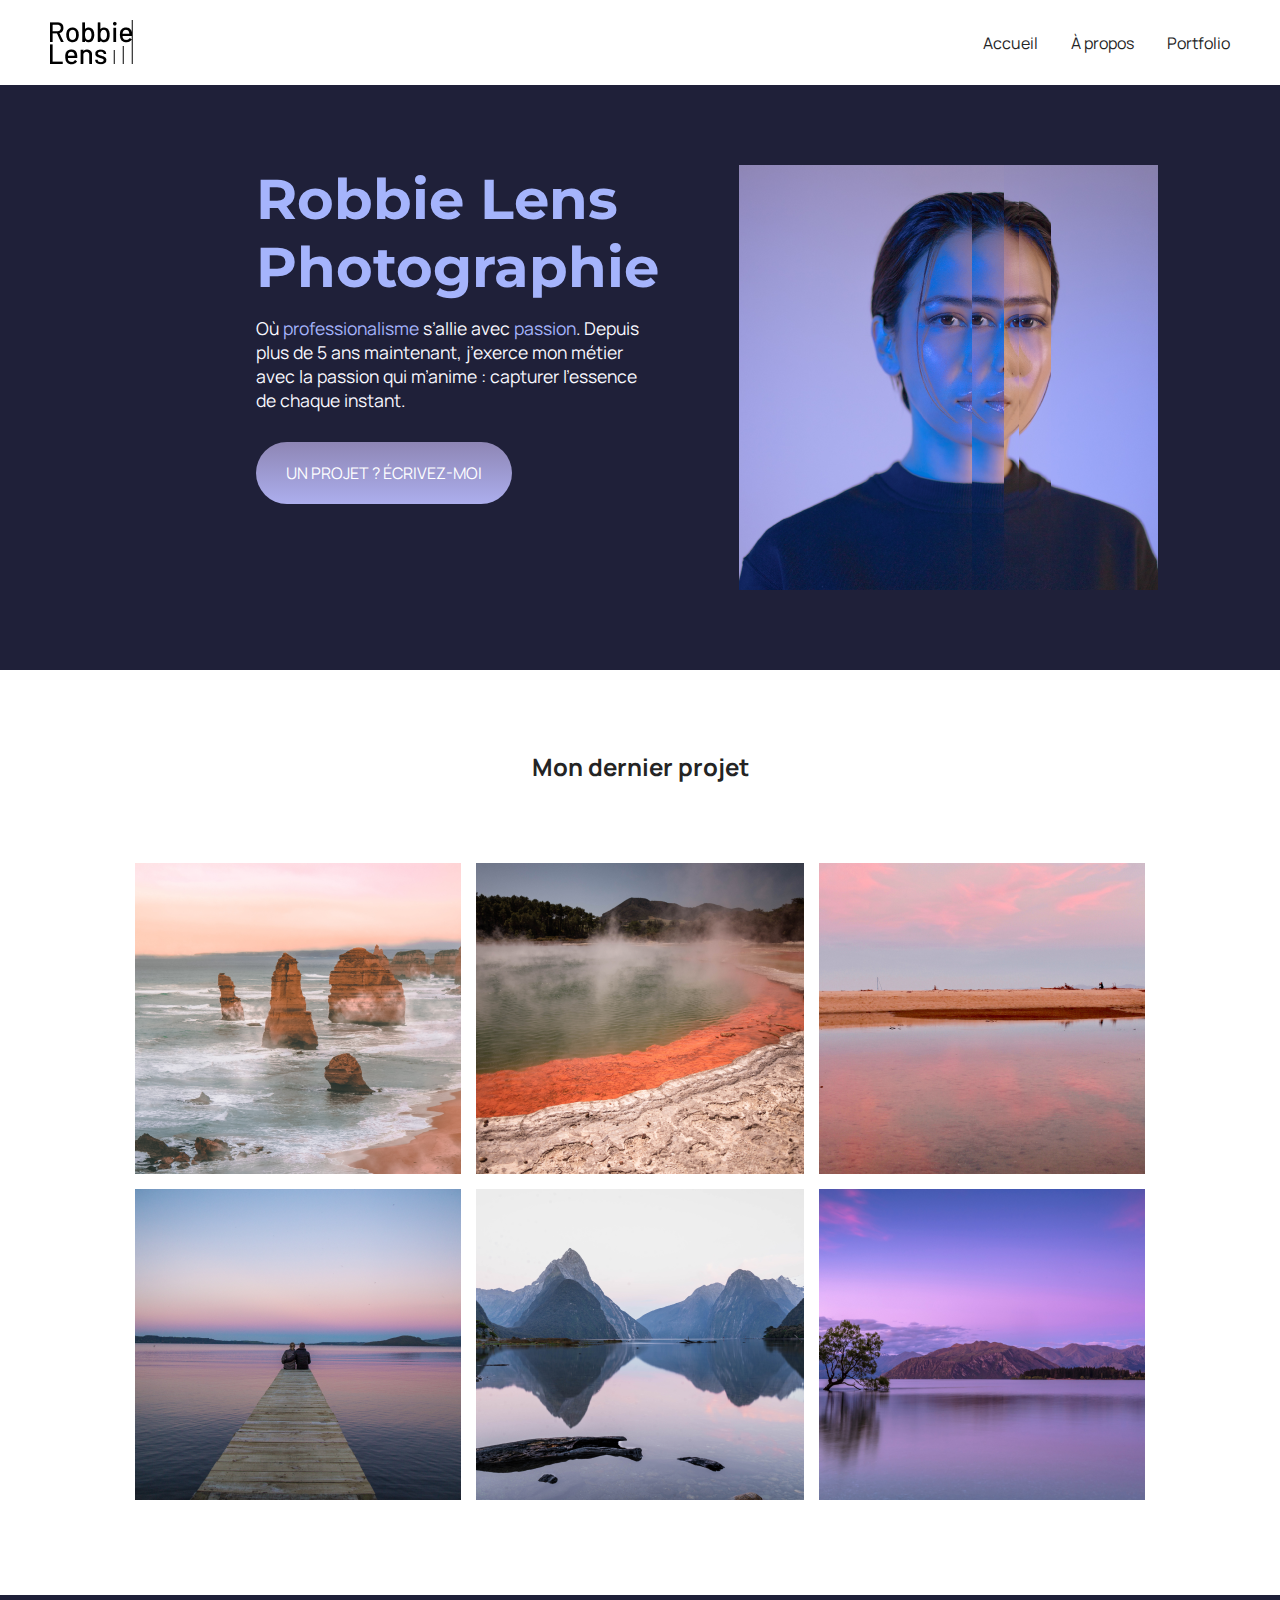
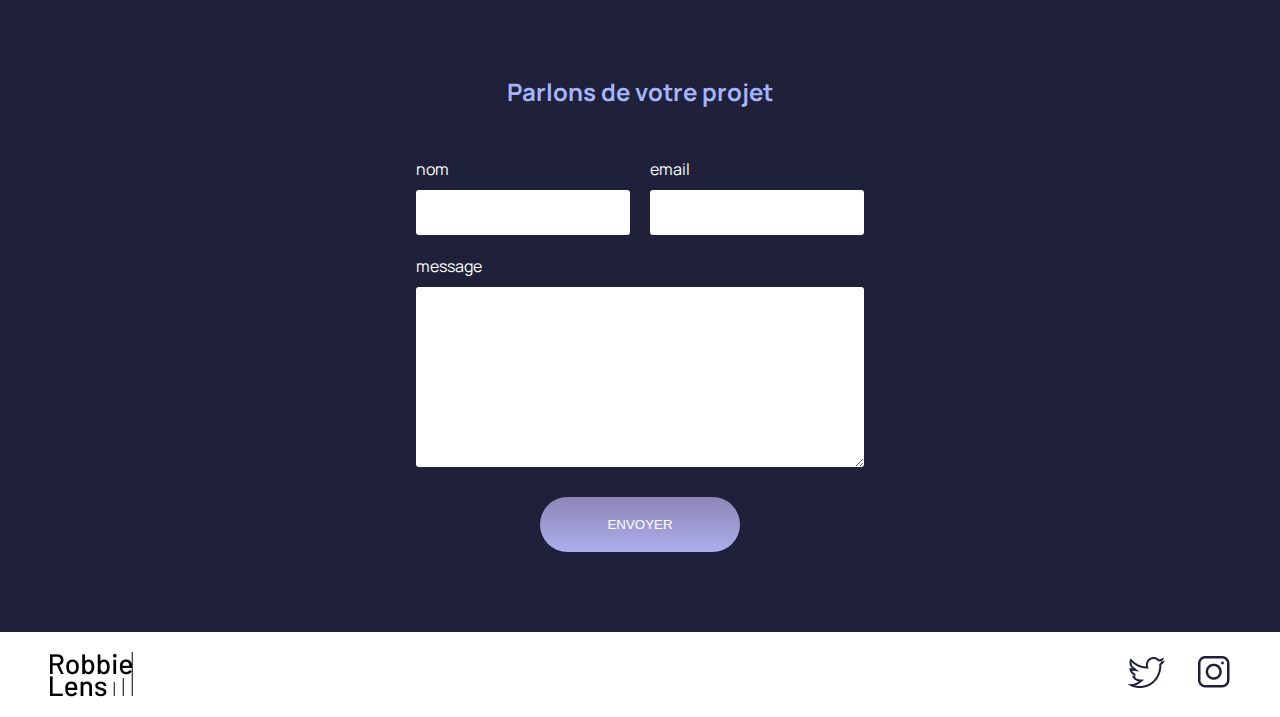
<file: index.html>
<!DOCTYPE html>
<html lang="fr">
  <head>
    <meta charset="utf-8" />
    <title>Accueil - Robbie Lens Photographie</title>
    <link href="style/style.css" rel="stylesheet" />
    <link href="style/index.css" rel="stylesheet" />
    <link rel="preconnect" href="https://fonts.googleapis.com" />
    <link rel="preconnect" href="https://fonts.gstatic.com" crossorigin />
    <link
      href="https://fonts.googleapis.com/css2?family=Manrope&family=Montserrat&display=swap"
      rel="stylesheet"
    />
  </head>

  <body>
    <header>
      <nav>
        <img src="images/logo.png" alt="Logo Robbie Lens" />
        <div>
          <a href="index.html">Accueil</a>
          <a href="a-propos.html">À propos</a>
          <a href="portfolio.html">Portfolio</a>
        </div>
      </nav>
    </header>
    <main>
      <section class="accueil-introduction">
        <div>
          <h1>Robbie Lens Photographie</h1>
          <p>
            Où <em>professionalisme</em> s’allie avec <em>passion</em>. Depuis
            plus de 5 ans maintenant, j’exerce mon métier avec la passion qui
            m’anime : capturer l’essence de chaque instant.
          </p>
          <a href="portfolio.html" class="cta">UN PROJET ? ÉCRIVEZ-MOI</a>
        </div>
        <img
          src="images/robbie-lens.png"
          alt="Portrait avec effet de la photographe Robbie Lens"
        />
      </section>
      <section class="accueil-photos">
        <h2>Mon dernier projet</h2>
        <div>
          <img
            src="images/accueil/element-1.png"
            alt="Twelve apostles - Australie"
          />
          <img
            src="images/accueil/element-2.png"
            alt="Wai-O-Tapu - Nouvelle-Zélande"
          />
          <img
            src="images/accueil/element-3.png"
            alt="Parc National d’Abel Tasman - Nouvelle-Zélande"
          />
        </div>
        <div>
          <img
            src="images/accueil/element-4.png"
            alt="Lac Rotorua - Nouvelle-Zélande"
          />
          <img
            src="images/accueil/element-5.png"
            alt="Milford Sound - Nouvelle-Zélande"
          />
          <img
            src="images/accueil/element-6.png"
            alt="Lac Wanaka - Nouvelle-Zélande"
          />
        </div>
      </section>
      <section id="contact" class="section-contact">
        <h2>Parlons de votre projet</h2>
        <form method="get" action="#">
          <div class="form-nom-email">
            <div class="form-column">
              <label for="nom">nom</label>
              <input type="text" name="nom" id="nom" />
            </div>
            <div class="form-column">
              <label for="email">email</label>
              <input type="email" name="email" id="email" />
            </div>
          </div>
          <label for="message">message</label>
          <textarea name="message" id="message" rows="10"></textarea>
          <input type="submit" value="ENVOYER" class="cta" />
        </form>
      </section>
    </main>
    <footer>
      <img src="images/logo.png" alt="Logo Robbie Lens" />
      <div>
        <a target="_blank" href="https://twitter.com/" class="lien-icone">
          <img src="images/twitter.png" alt="Logo Twitter" />
        </a>
        <a target="_blank" href="https://www.instagram.com/" class="lien-icone">
          <img src="images/instagram.png" alt="Logo Instagram" />
        </a>
      </div>
    </footer>
  </body>
</html>
</file>
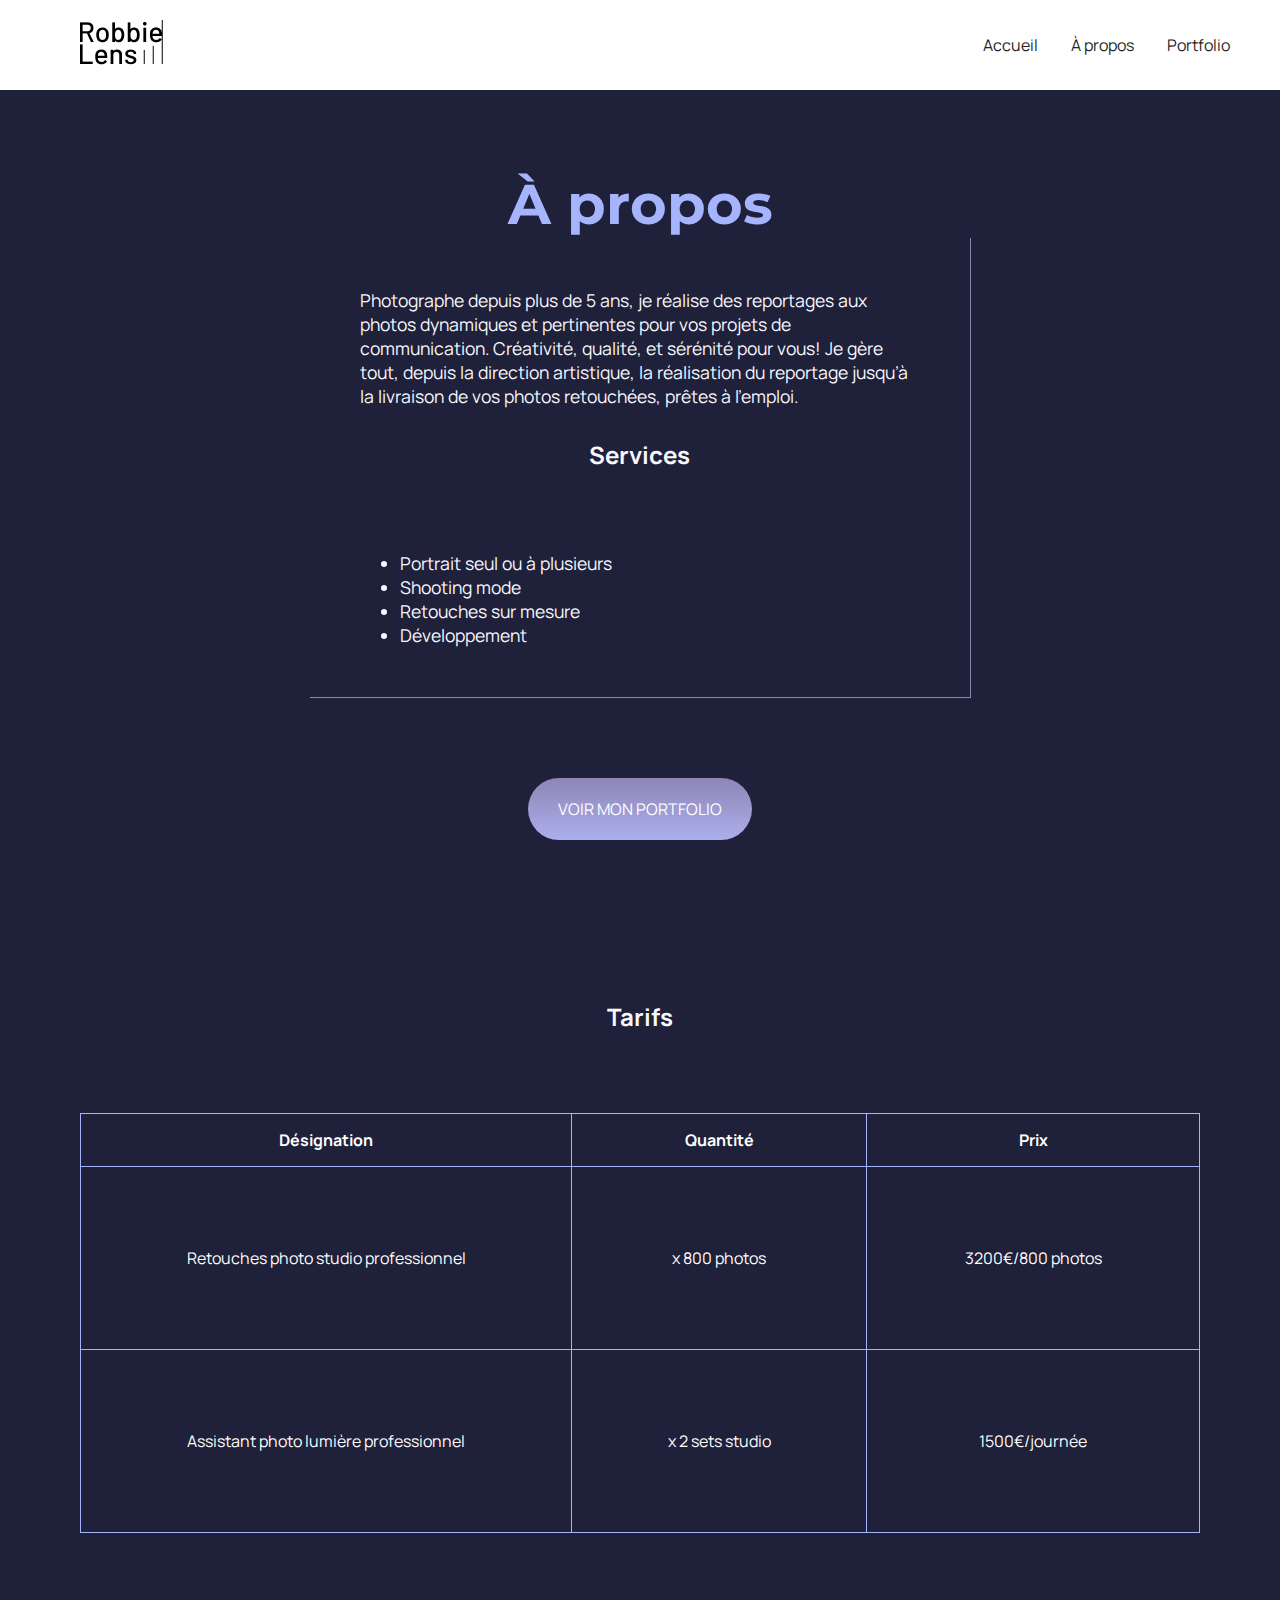
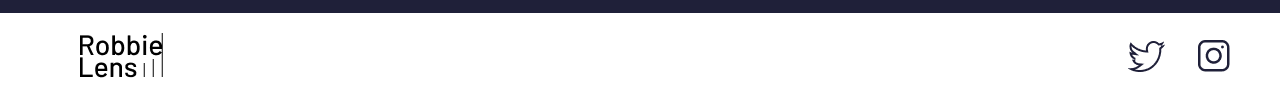
<file: a-propos.html>
<!DOCTYPE html>
<html lang="fr">

<head>
    <meta charset="utf-8" >
    <title>À propos - Robbie Lens Photographie</title>
    <link href="style/style.css" rel="stylesheet" >
    <link href="style/a-propos.css" rel="stylesheet" >
    <link rel="preconnect" href="https://fonts.googleapis.com">
    <link rel="preconnect" href="https://fonts.gstatic.com" crossorigin>
    <link href="https://fonts.googleapis.com/css2?family=Manrope&family=Montserrat&display=swap" rel="stylesheet">
</head>

<body>
    <header>
        <nav>
            <a href="index.html" class="lien-icone">
                <img src="images/logo.png" alt="Logo Robbie Lens" >
            </a>
            <div>
                <a href="index.html">Accueil</a>
                <a href="a-propos.html">À propos</a>
                <a href="portfolio.html">Portfolio</a>
            </div>
        </nav>
    </header>
    <main class="a-propos-main">
        <section>
            <h1>À propos</h1>
            <div class="carre-contenu">
                <p>
                    Photographe depuis plus de 5 ans, je réalise des reportages aux photos dynamiques et pertinentes
                    pour
                    vos
                    projets de communication. Créativité, qualité, et sérénité pour vous! Je gère tout, depuis la
                    direction
                    artistique, la réalisation du reportage jusqu’à la livraison de vos photos retouchées, prêtes à
                    l’emploi.
                </p>
                <h2>Services</h2>
                <ul>
                    <li>Portrait seul ou à plusieurs</li>
                    <li>Shooting mode</li>
                    <li>Retouches sur mesure</li>
                    <li>Développement</li>
                </ul>
            </div>
            <div>
                <a href="portfolio.html" class="cta">VOIR MON PORTFOLIO</a>
            </div>
        </section>
        <section>
            <h2>Tarifs</h2>
            <table>
                <thead>
                    <tr>
                        <th>Désignation</th>
                        <th>Quantité</th>
                        <th>Prix</th>
                    </tr>
                </thead>
                <tbody>
                    <tr>
                        <td>Retouches photo
                            studio professionnel</td>
                        <td>x 800 photos</td>
                        <td>3200€/800 photos</td>
                    </tr>
                    <tr>
                        <td>Assistant photo
                            lumière professionnel</td>
                        <td>x 2 sets studio</td>
                        <td>1500€/journée</td>
                    </tr>
                </tbody>
            </table>
            </h2>

        </section>
    </main>
    <footer>
        <a href="index.html" class="lien-icone">
            <img src="images/logo.png" alt="Logo Robbie Lens" >
        </a>
        <div>
            <a target="_blank" href="https://twitter.com/" class="lien-icone">
                <img src="images/twitter.png" alt="Logo Twitter" >
            </a>
            <a target="_blank" href="https://www.instagram.com/" class="lien-icone">
                <img src="images/instagram.png" alt="Logo Instagram" >
            </a>
        </div>
    </footer>
</body>

</html>
</file>
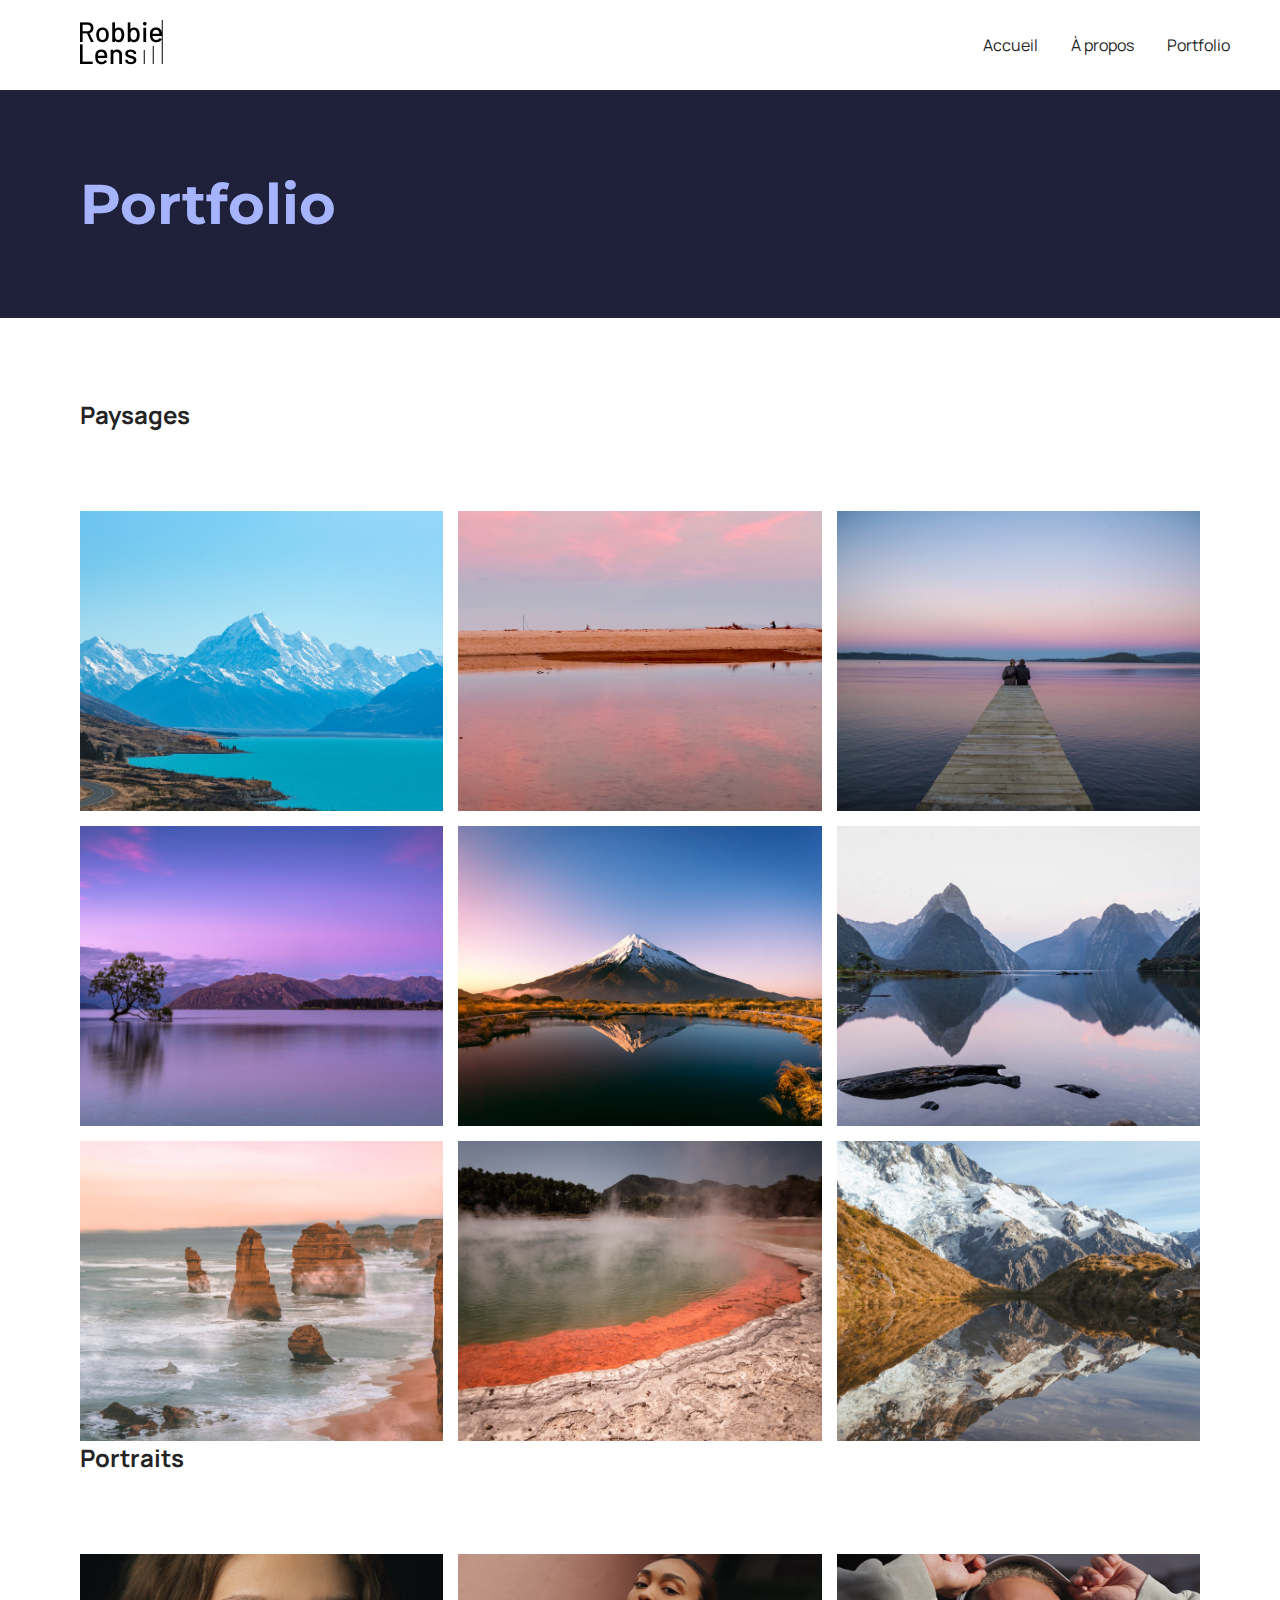
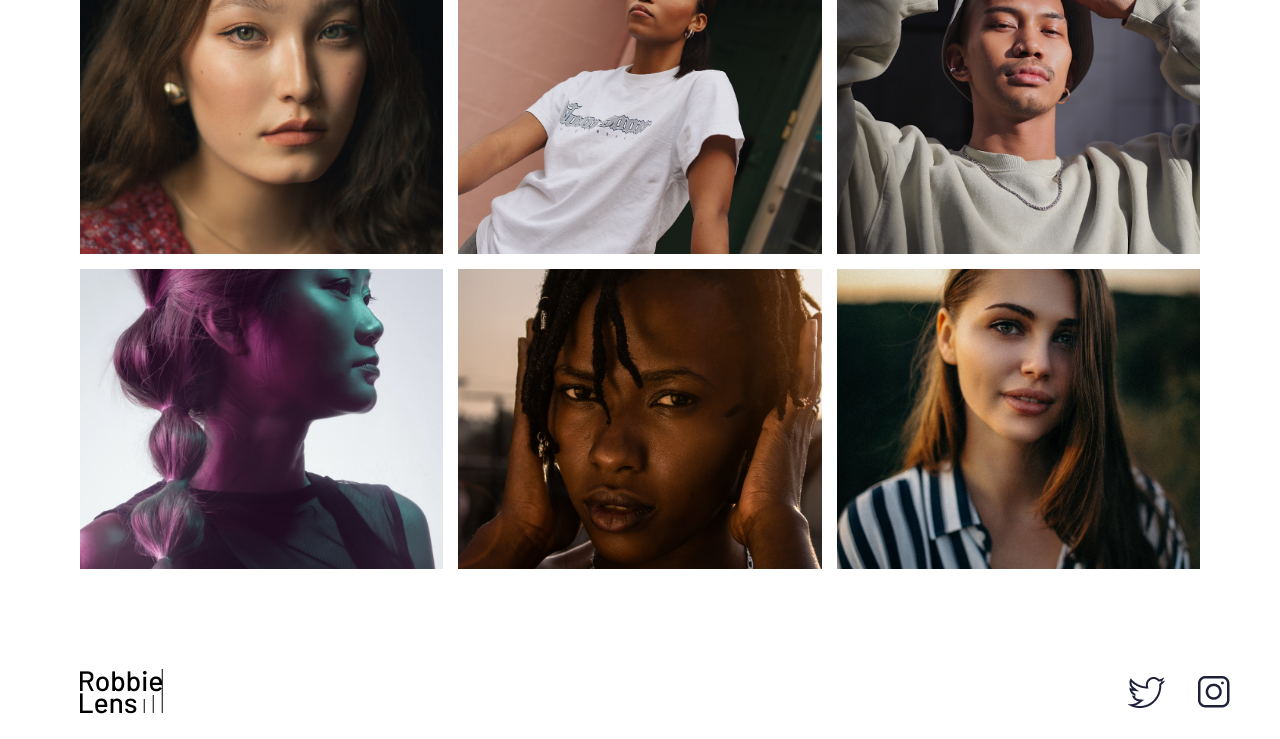
<file: portfolio.html>
<!DOCTYPE html>
<html lang="fr">
  <head>
    <meta charset="utf-8" />
    <title>Portfolio - Robbie Lens Photographie</title>
    <link href="style/style.css" rel="stylesheet" />
    <link href="style/portfolio.css" rel="stylesheet" />
    <link rel="preconnect" href="https://fonts.googleapis.com" />
    <link rel="preconnect" href="https://fonts.gstatic.com" crossorigin />
    <link
      href="https://fonts.googleapis.com/css2?family=Manrope&family=Montserrat&display=swap"
      rel="stylesheet"
    />
  </head>

  <body>
    <header>
      <nav>
        <a href="index.html" class="lien-icone">
          <img src="images/logo.png" alt="Logo Robbie Lens" />
        </a>
        <div>
          <a href="index.html">Accueil</a>
          <a href="a-propos.html">À propos</a>
          <a href="portfolio.html">Portfolio</a>
        </div>
      </nav>
    </header>
    <main>
      <section>
        <h1>Portfolio</h1>
      </section>
      <section class="portfolio-section-photos">
        <h2>Paysages</h2>
        <div class="grid-paysages">
          <a href="images/portfolio/paysage1.jpg" class="lien-conteneur-photo">
            <img
              src="images/portfolio/paysage1.jpg"
              alt="Mont Aoraki - Nouvelle-Zélande"
            />
            <div class="photo-hover">Voir la photo</div>
          </a>
          <a href="images/portfolio/paysage2.jpg" class="lien-conteneur-photo">
            <img
              src="images/portfolio/paysage2.jpg"
              alt="Parc National d’Abel Tasman - Nouvelle-Zélande"
            />
            <div class="photo-hover">Voir la photo</div>
          </a>
          <a href="images/portfolio/paysage3.jpg" class="lien-conteneur-photo">
            <img
              src="images/portfolio/paysage3.jpg"
              alt="Lac Rotorua - Nouvelle-Zélande"
            />
            <div class="photo-hover">Voir la photo</div>
          </a>
          <a href="images/portfolio/paysage4.jpg" class="lien-conteneur-photo">
            <img
              src="images/portfolio/paysage4.jpg"
              alt="Lac Wanaka - Nouvelle-Zélande"
            />
            <div class="photo-hover">Voir la photo</div>
          </a>
          <a href="images/portfolio/paysage5.jpg" class="lien-conteneur-photo">
            <img
              src="images/portfolio/paysage5.jpg"
              alt="Mont Taranaki - Nouvelle-Zélande"
            />
            <div class="photo-hover">Voir la photo</div>
          </a>
          <a href="images/portfolio/paysage6.jpg" class="lien-conteneur-photo">
            <img
              src="images/portfolio/paysage6.jpg"
              alt="Milford Sound - Nouvelle-Zélande"
            />
            <div class="photo-hover">Voir la photo</div>
          </a>
          <a href="images/portfolio/paysage7.jpg" class="lien-conteneur-photo">
            <img
              src="images/portfolio/paysage7.jpg"
              alt="Twelve Apostle - Australie"
            />
            <div class="photo-hover">Voir la photo</div>
          </a>
          <a href="images/portfolio/paysage8.jpg" class="lien-conteneur-photo">
            <img
              src="images/portfolio/paysage8.jpg"
              alt="Wai-O-Tapu - Nouvelle-Zélande"
            />
            <div class="photo-hover">Voir la photo</div>
          </a>
          <a href="images/portfolio/paysage9.jpg" class="lien-conteneur-photo">
            <img
              src="images/portfolio/paysage9.jpg"
              alt="Mont Cook - Nouvelle Zélande"
            />
            <div class="photo-hover">Voir la photo</div>
          </a>
        </div>
        <h2>Portraits</h2>
        <div class="grid-portraits">
          <a href="images/portfolio/portrait1.jpg" class="lien-conteneur-photo">
            <img
              src="images/portfolio/portrait1.jpg"
              alt="Portrait jeune femme 1"
            />
            <div class="photo-hover">Voir la photo</div>
          </a>
          <a href="images/portfolio/portrait2.jpg" class="lien-conteneur-photo">
            <img
              src="images/portfolio/portrait2.jpg"
              alt="Portrait jeune femme 2"
            />
            <div class="photo-hover">Voir la photo</div>
          </a>
          <a href="images/portfolio/portrait3.jpg" class="lien-conteneur-photo">
            <img
              src="images/portfolio/portrait3.jpg"
              alt="Portrait jeune homme 3"
            />
            <div class="photo-hover">Voir la photo</div>
          </a>
          <a href="images/portfolio/portrait4.jpg" class="lien-conteneur-photo">
            <img
              src="images/portfolio/portrait4.jpg"
              alt="Portrait jeune femme 4"
            />
            <div class="photo-hover">Voir la photo</div>
          </a>
          <a href="images/portfolio/portrait5.jpg" class="lien-conteneur-photo">
            <img
              src="images/portfolio/portrait5.jpg"
              alt="Portrait jeune femme 5"
            />
            <div class="photo-hover">Voir la photo</div>
          </a>
          <a href="images/portfolio/portrait6.jpg" class="lien-conteneur-photo">
            <img
              src="images/portfolio/portrait6.jpg"
              alt="Portrait jeune femme 6"
            />
            <div class="photo-hover">Voir la photo</div>
          </a>
        </div>
      </section>
    </main>
    <footer>
      <a href="index.html" class="lien-icone">
        <img src="images/logo.png" alt="Logo Robbie Lens" />
      </a>
      <div>
        <a target="_blank" href="https://twitter.com/" class="lien-icone">
          <img src="images/twitter.png" alt="Logo Twitter" />
        </a>
        <a target="_blank" href="https://www.instagram.com/" class="lien-icone">
          <img src="images/instagram.png" alt="Logo Instagram" />
        </a>
      </div>
    </footer>
  </body>
</html>
</file>
<file: style/style.css>
* {
  margin: 0;
}

body {
  font-family: "Manrope", sans-serif;
  font-size: 1em;
  background-color: #1f2039;
}

a {
  color: #242424;
  text-decoration: none;
}

em {
  color: #a5b4fc;
  font-style: normal;
}

h1 {
  font-size: 3.5em;
  color: #a5b4fc;
  font-family: "Montserrat", sans-serif;
}

h2 {
  color: #f9f8ff;
}

p,
li {
  font-size: 1.1em;
  color: #f9f8ff;
}

header,
footer {
  background-color: white;
  padding: 20px 50px;
}

.cta {
  display: inline-block;
  background: linear-gradient(#8e86b5, #acaeed);
  color: white;
  border-radius: 50px;
  padding: 20px 30px;
}

a:hover {
  text-decoration: underline;
}

.cta:hover {
  background: linear-gradient(#696484, #8788ba);
  text-decoration: none;
}

.lien-icone {
  margin-left: 30px;
}

.lien-icone:hover {
  opacity: 0.5;
}

section {
  padding: 80px;
}

footer,
nav {
  display: flex;
  flex-direction: row;
  align-items: center;
  justify-content: space-between;
}

nav a {
  margin-left: 30px;
}

@media screen and (max-width: 996px) {
  header nav {
    flex-direction: column;
    align-items: center;
    justify-content: center;
  }

  header nav img {
    margin-bottom: 20px;
  }

  header,
  footer {
    padding: 20px 20px;
  }

  h1 {
    font-size: 2em;
  }

  section {
    padding: 50px 20px 50px 20px;
  }

  nav a {
    margin-left: 10px;
    margin-right: 10px;
  }
}
</file>
<file: style/index.css>
.accueil-photos {
  background-color: white;
  padding: 80px;
}

.accueil-photos h2 {
  color: #242424;
  text-align: center;
  margin-bottom: 80px;
}

.accueil-photos div {
  display: flex;
  flex-direction: row;
  gap: 15px;
  justify-content: center;
  margin-bottom: 15px;
}

.accueil-introduction {
  display: flex;
  flex-direction: row;
  width: 60%;
  align-items: flex-start;
  margin: auto;
}

.accueil-introduction h1 {
  margin-bottom: 15px;
}

.accueil-introduction p {
  margin-bottom: 30px;
}

.accueil-introduction div {
  padding-right: 80px;
}

.section-contact h2 {
  color: #a5b4fc;
  text-align: center;
  margin-bottom: 50px;
}

form {
  display: flex;
  flex-direction: column;
  width: 40%;
  margin: auto;
  color: white;
}

.form-nom-email {
  display: flex;
  flex-direction: row;
  gap: 20px;
}

.form-column {
  flex: 1;
  display: flex;
  flex-direction: column;
  margin-bottom: 20px;
}

input,
textarea {
  padding: 15px;
  border-radius: 3px;
  border: none;
}

label {
  margin-bottom: 10px;
}

input[type="submit"] {
  width: 200px;
  margin: auto;
  margin-top: 30px;
}
</file>
<file: style/a-propos.css>
.carre-contenu {
  border-right: 1px solid #8e86b5;
  border-bottom: 1px solid #8e86b5;
  padding: 50px;
  width: 50%;
  margin: auto;
  margin-bottom: 80px;
}

.carre-contenu h2 {
  margin-top: 30px;
}

.carre-contenu ul {
  margin-top: 30px;
}

.carre-contenu + div {
  text-align: center;
}

.a-propos-main {
  margin: auto;
}

table {
  color: white;
  text-align: center;
  width: 100%;
  border-collapse: collapse;
}

td,
th {
  padding: 15px;
  border: 1px solid #a5b4fc;
}

td {
  padding: 80px;
}

h2 {
  margin-bottom: 80px;
}

h1,
h2 {
  text-align: center;
}
</file>
<file: style/portfolio.css>
.portfolio-section-photos {
  background-color: white;
}

.portfolio-section-photos h2 {
  color: #242424;
  margin-bottom: 80px;
}

.grid-paysages {
  display: grid;
  grid-template-columns: 1fr 1fr 1fr;
  grid-template-rows: 300px 300px 300px;
  gap: 15px;
}

.grid-portraits {
  display: grid;
  grid-template-columns: 1fr 1fr 1fr;
  grid-template-rows: 300px 300px;
  gap: 15px;
}

.grid-paysages img,
.grid-portraits img {
  width: 100%;
  height: 100%;
  object-fit: cover;
}

.lien-conteneur-photo {
  position: relative;
}

.photo-hover {
  position: absolute;
  top: 0;
  left: 0;
  right: 0;
  bottom: 0;
  display: flex;
  align-items: center;
  justify-content: center;
  font-size: 1.5em;
  color: white;
  background-color: rgba(0, 0, 0, 0.7);
  display: none;
}

.lien-conteneur-photo:hover .photo-hover {
  display: flex;
}
</file>
